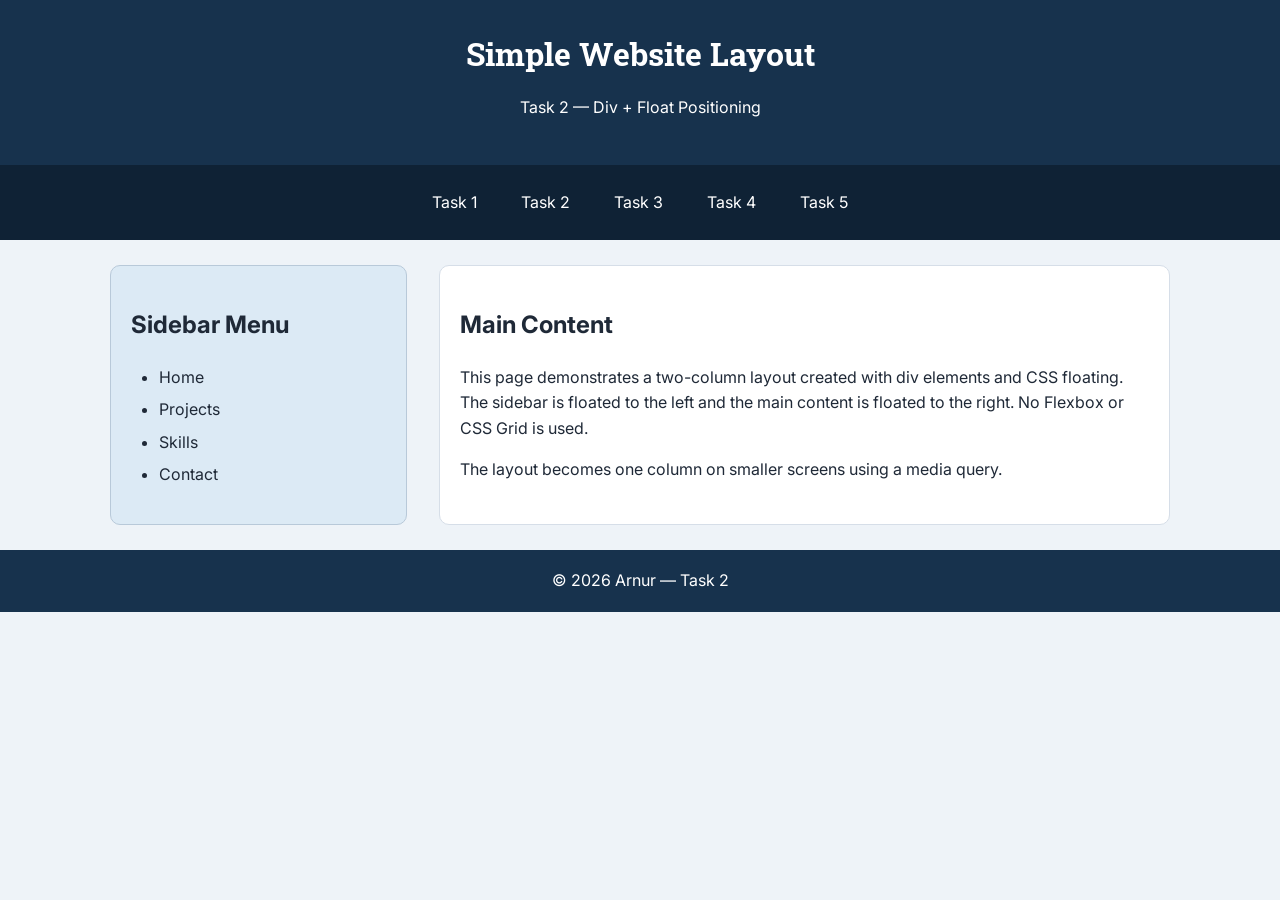
<file: task2.html>
<!DOCTYPE html>
<html lang="en">
<head>
    <meta charset="UTF-8">
    <meta name="viewport" content="width=device-width, initial-scale=1.0">
    <title>Task 2 - Float Layout</title>
    <link rel="stylesheet" href="styles.css">
</head>
<body>
<header>
    <h1>Simple Website Layout</h1>
    <p>Task 2 — Div + Float Positioning</p>
</header>

<nav class="navbar">
    <a href="index.html">Task 1</a>
    <a href="task2.html">Task 2</a>
    <a href="task3.html">Task 3</a>
    <a href="task4.html">Task 4</a>
    <a href="task5.html">Task 5</a>
</nav>

<div class="float-page">
    <div class="clearfix">
        <aside class="sidebar">
            <h2>Sidebar Menu</h2>
            <ul>
                <li>Home</li>
                <li>Projects</li>
                <li>Skills</li>
                <li>Contact</li>
            </ul>
        </aside>

        <div class="aside-content">
            <h2>Main Content</h2>
            <p>This page demonstrates a two-column layout created with div elements and CSS floating. The sidebar is floated to the left and the main content is floated to the right. No Flexbox or CSS Grid is used.</p>
            <p>The layout becomes one column on smaller screens using a media query.</p>
        </div>
    </div>
</div>

<footer>© 2026 Arnur — Task 2</footer>
</body>
</html>
</file>
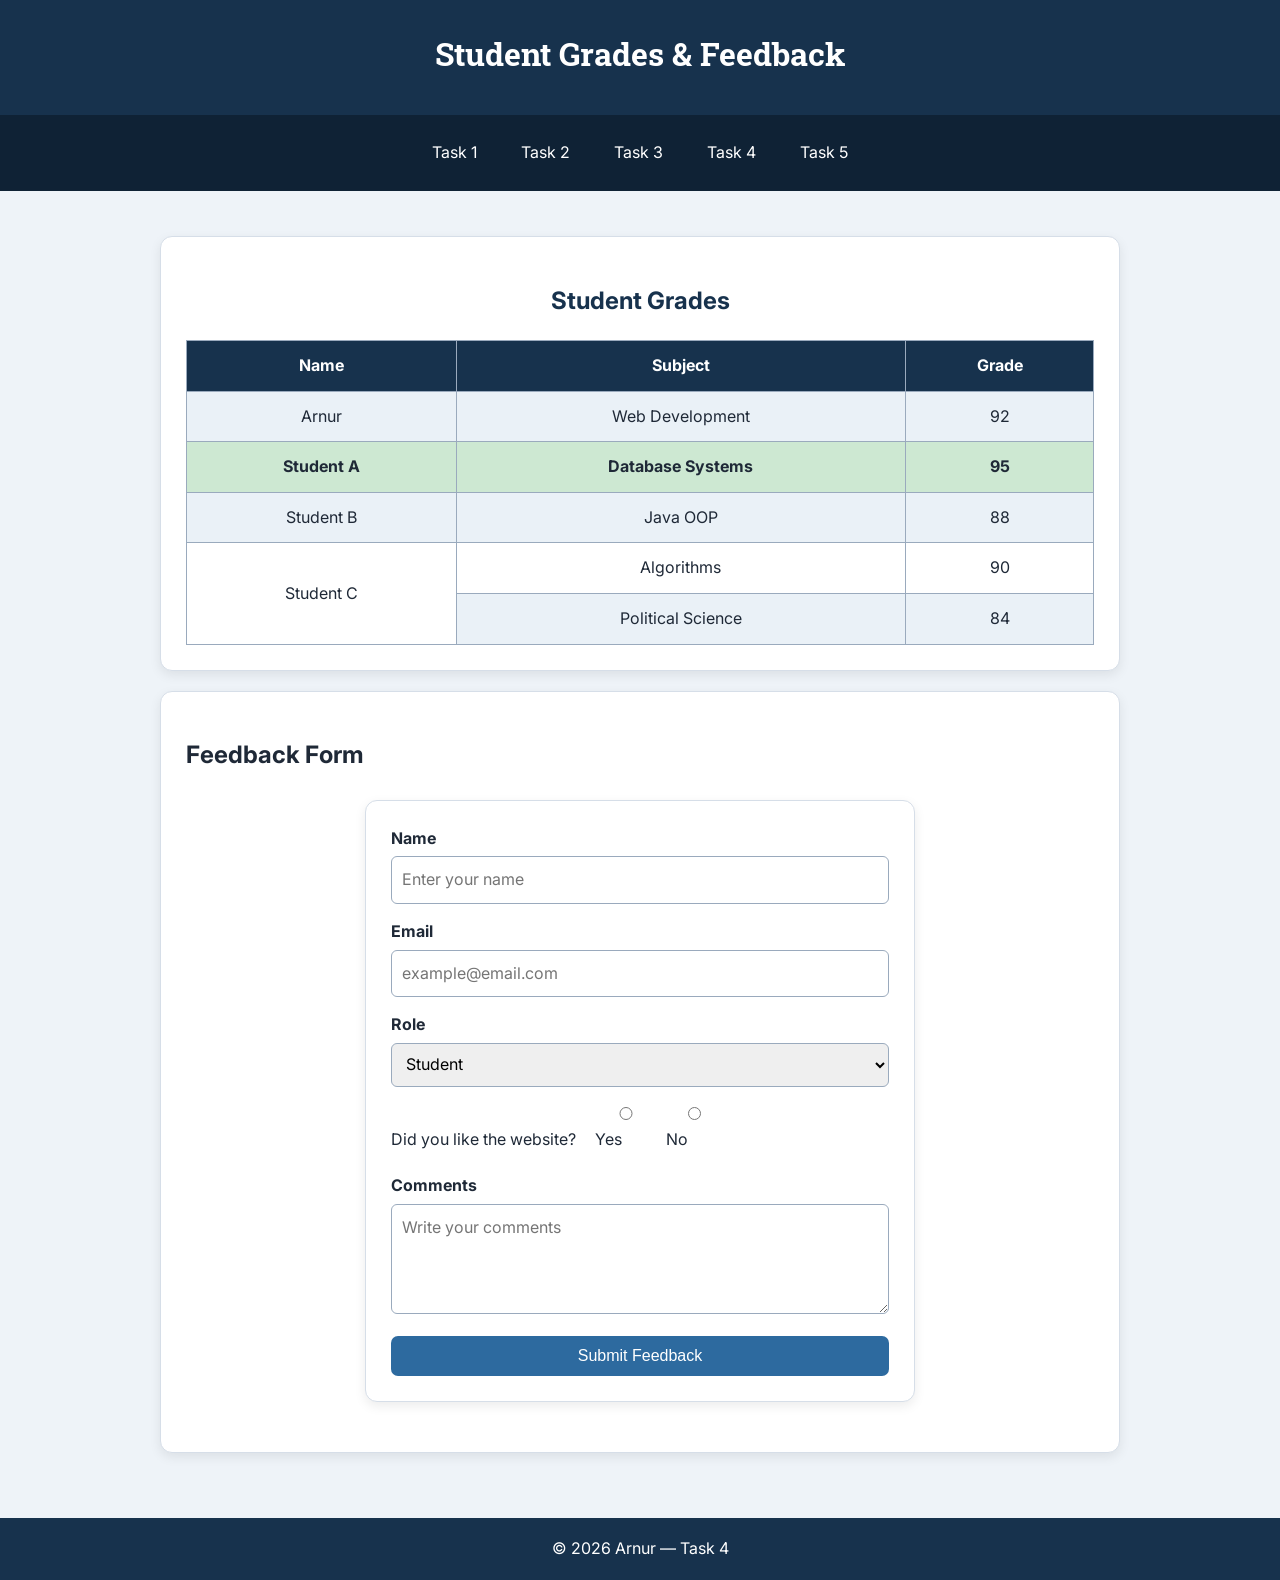
<file: task4.html>
<!DOCTYPE html>
<html lang="en">
<head>
    <meta charset="UTF-8">
    <meta name="viewport" content="width=device-width, initial-scale=1.0">
    <title>Task 4 - Table and Form</title>
    <link rel="stylesheet" href="styles.css">
</head>
<body>
<header>
    <h1>Student Grades & Feedback</h1>
</header>

<nav class="navbar">
    <a href="index.html">Task 1</a>
    <a href="task2.html">Task 2</a>
    <a href="task3.html">Task 3</a>
    <a href="task4.html">Task 4</a>
    <a href="task5.html">Task 5</a>
</nav>

<main class="content">
    <section class="card table-container">
        <h2 id="table-heading">Student Grades</h2>
        <table class="grades">
            <tr>
                <th>Name</th>
                <th>Subject</th>
                <th>Grade</th>
            </tr>
            <tr>
                <td>Arnur</td>
                <td>Web Development</td>
                <td>92</td>
            </tr>
            <tr class="highlight-row">
                <td>Student A</td>
                <td>Database Systems</td>
                <td>95</td>
            </tr>
            <tr>
                <td>Student B</td>
                <td>Java OOP</td>
                <td>88</td>
            </tr>
            <tr>
                <td rowspan="2">Student C</td>
                <td>Algorithms</td>
                <td>90</td>
            </tr>
            <tr>
                <td>Political Science</td>
                <td>84</td>
            </tr>
        </table>
    </section>

    <section class="card">
        <h2>Feedback Form</h2>
        <form class="form-box" action="#" method="post">
            <div class="form-group">
                <label for="name">Name</label>
                <input id="name" type="text" name="name" placeholder="Enter your name" required>
            </div>

            <div class="form-group">
                <label for="email">Email</label>
                <input id="email" type="email" name="email" placeholder="example@email.com" required>
            </div>

            <div class="form-group">
                <label for="role">Role</label>
                <select id="role" name="role">
                    <option>Student</option>
                    <option>Teacher</option>
                    <option>Other</option>
                </select>
            </div>

            <div class="form-group radio-group">
                <label>Did you like the website?</label>
                <label><input type="radio" name="answer" value="yes"> Yes</label>
                <label><input type="radio" name="answer" value="no"> No</label>
            </div>

            <div class="form-group">
                <label for="comments">Comments</label>
                <textarea id="comments" name="comments" placeholder="Write your comments"></textarea>
            </div>

            <button id="submit-button" class="submit-btn" type="submit">Submit Feedback</button>
        </form>
    </section>
</main>

<footer>© 2026 Arnur — Task 4</footer>
</body>
</html>
</file>
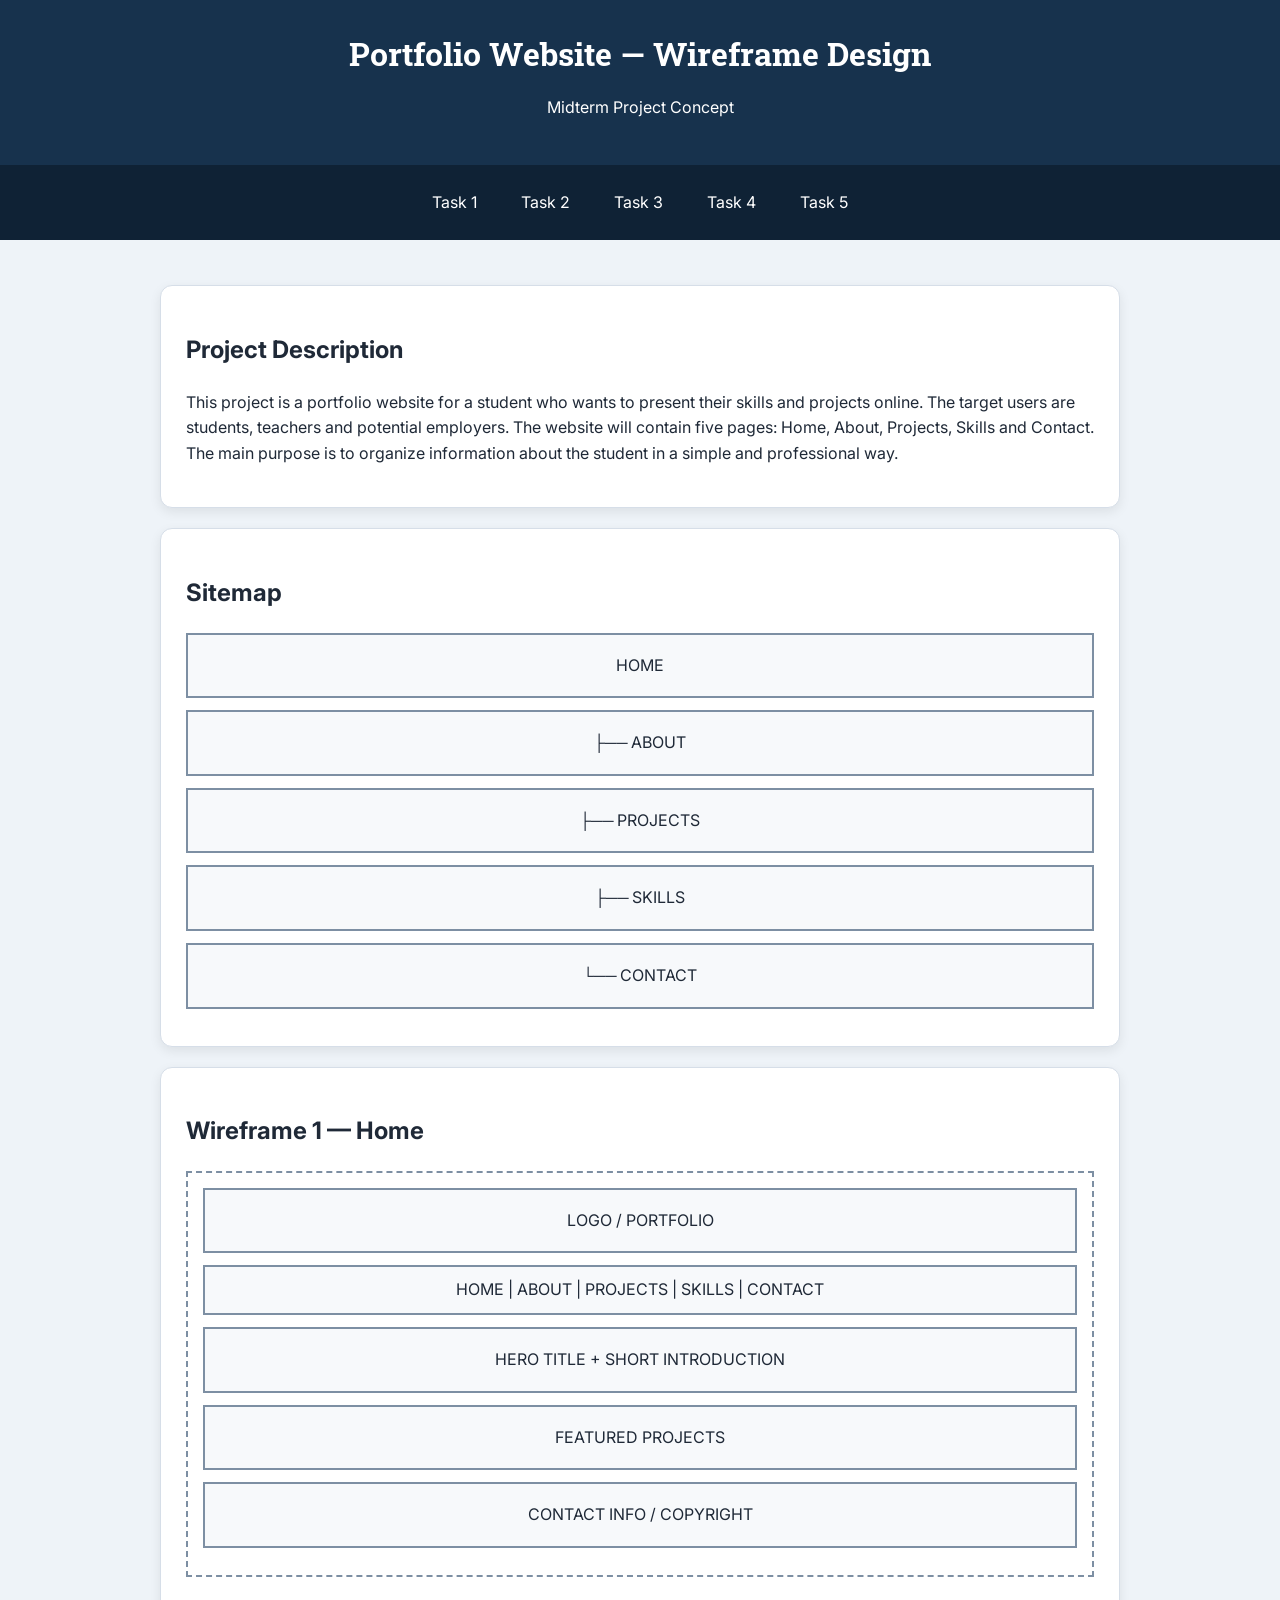
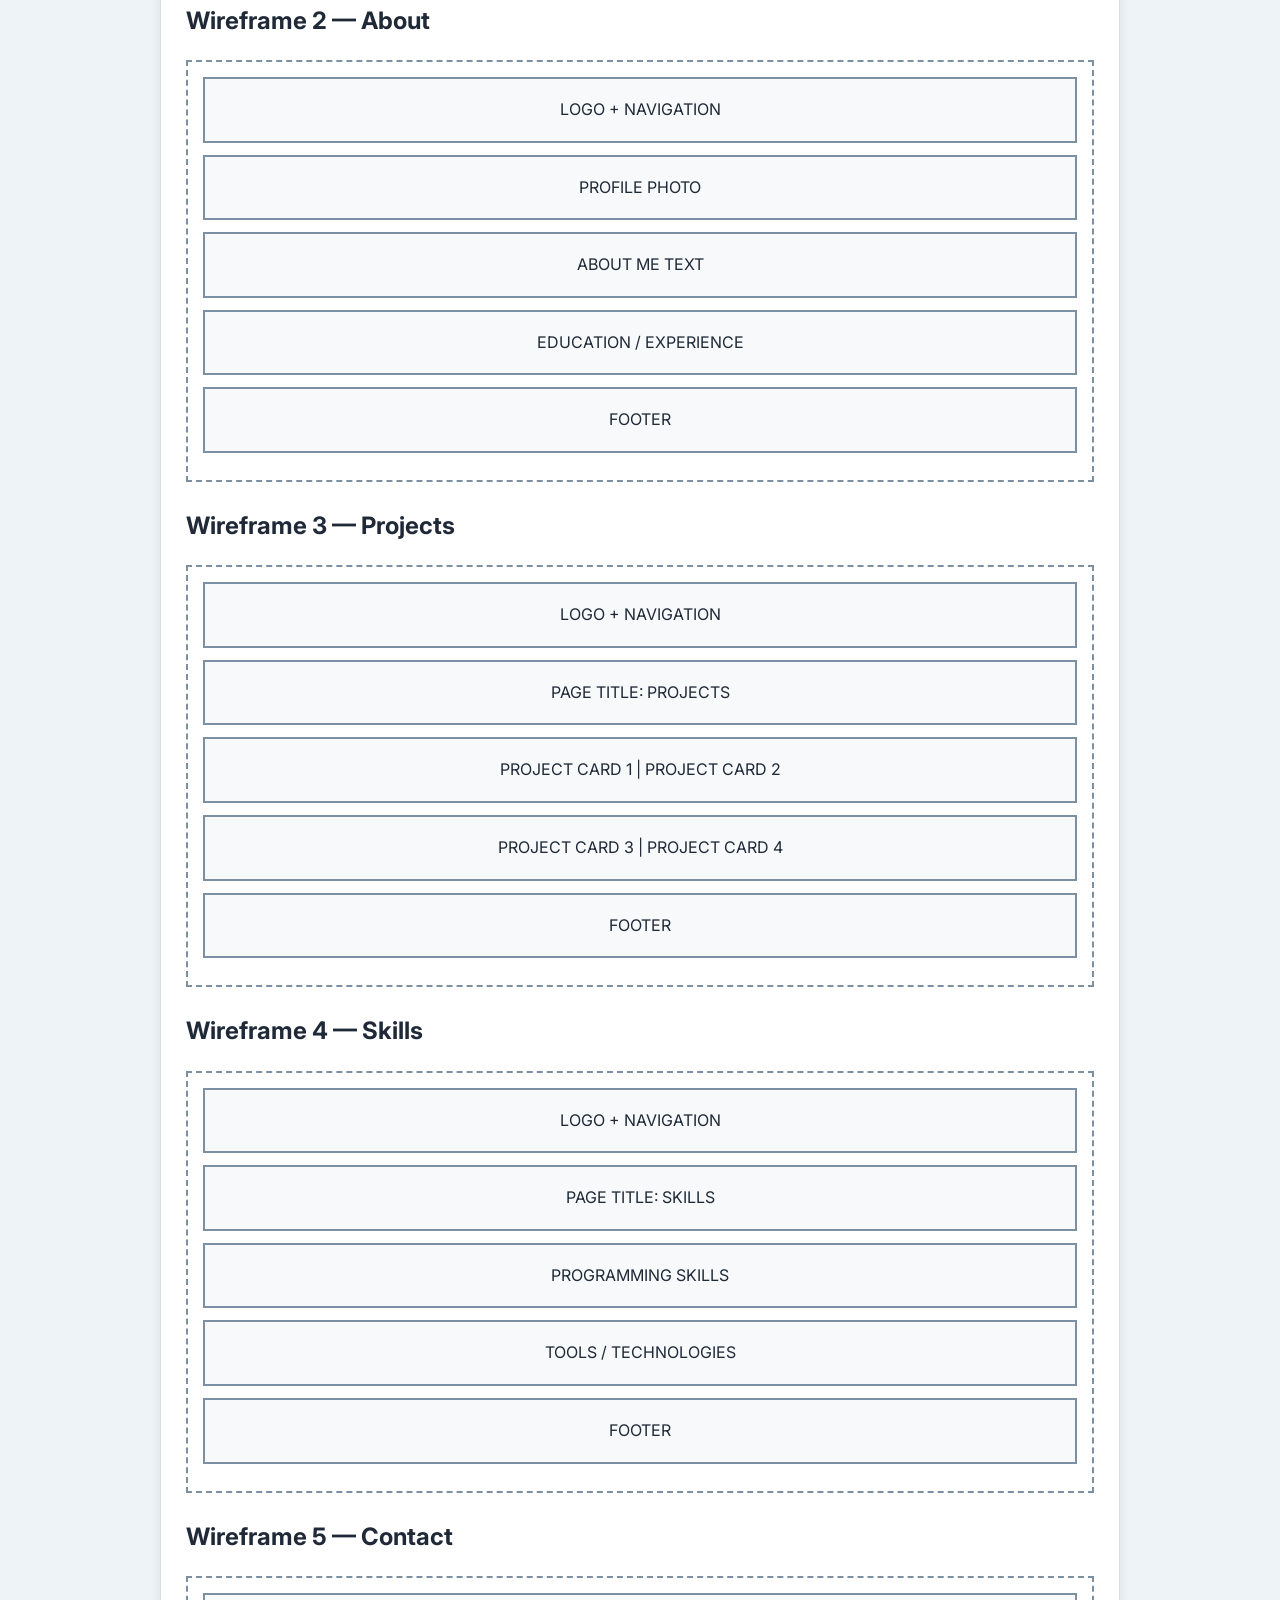
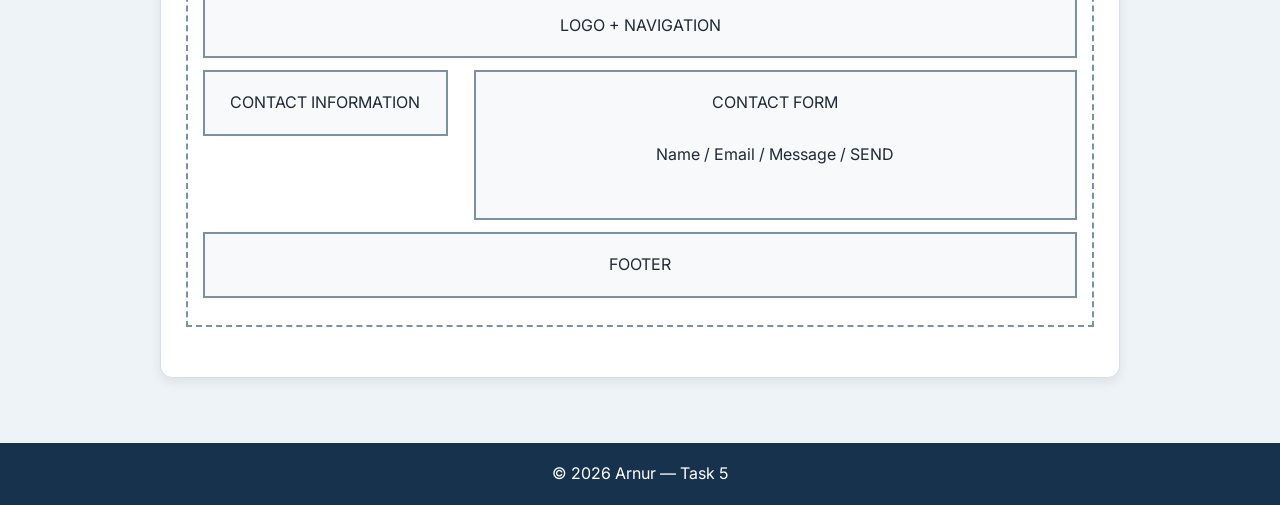
<file: task5.html>
<!DOCTYPE html>
<html lang="en">
<head>
    <meta charset="UTF-8">
    <meta name="viewport" content="width=device-width, initial-scale=1.0">
    <title>Task 5 - Portfolio Wireframe</title>
    <link rel="stylesheet" href="styles.css">
</head>
<body>
<header>
    <h1>Portfolio Website — Wireframe Design</h1>
    <p>Midterm Project Concept</p>
</header>

<nav class="navbar">
    <a href="index.html">Task 1</a>
    <a href="task2.html">Task 2</a>
    <a href="task3.html">Task 3</a>
    <a href="task4.html">Task 4</a>
    <a href="task5.html">Task 5</a>
</nav>

<main class="content">
    <section class="card">
        <h2>Project Description</h2>
        <p>This project is a portfolio website for a student who wants to present their skills and projects online. The target users are students, teachers and potential employers. The website will contain five pages: Home, About, Projects, Skills and Contact. The main purpose is to organize information about the student in a simple and professional way.</p>
    </section>

    <section class="card">
        <h2>Sitemap</h2>
        <div class="wire-block">HOME</div>
        <div class="wire-block">├── ABOUT</div>
        <div class="wire-block">├── PROJECTS</div>
        <div class="wire-block">├── SKILLS</div>
        <div class="wire-block">└── CONTACT</div>
    </section>

    <section class="card">
        <h2>Wireframe 1 — Home</h2>
        <div class="wireframe">
            <div class="wire-header">LOGO / PORTFOLIO</div>
            <div class="wire-nav">HOME | ABOUT | PROJECTS | SKILLS | CONTACT</div>
            <div class="wire-block">HERO TITLE + SHORT INTRODUCTION</div>
            <div class="wire-block">FEATURED PROJECTS</div>
            <div class="wire-footer">CONTACT INFO / COPYRIGHT</div>
        </div>

        <h2>Wireframe 2 — About</h2>
        <div class="wireframe">
            <div class="wire-header">LOGO + NAVIGATION</div>
            <div class="wire-block">PROFILE PHOTO</div>
            <div class="wire-block">ABOUT ME TEXT</div>
            <div class="wire-block">EDUCATION / EXPERIENCE</div>
            <div class="wire-footer">FOOTER</div>
        </div>

        <h2>Wireframe 3 — Projects</h2>
        <div class="wireframe">
            <div class="wire-header">LOGO + NAVIGATION</div>
            <div class="wire-block">PAGE TITLE: PROJECTS</div>
            <div class="wire-block">PROJECT CARD 1 | PROJECT CARD 2</div>
            <div class="wire-block">PROJECT CARD 3 | PROJECT CARD 4</div>
            <div class="wire-footer">FOOTER</div>
        </div>

        <h2>Wireframe 4 — Skills</h2>
        <div class="wireframe">
            <div class="wire-header">LOGO + NAVIGATION</div>
            <div class="wire-block">PAGE TITLE: SKILLS</div>
            <div class="wire-block">PROGRAMMING SKILLS</div>
            <div class="wire-block">TOOLS / TECHNOLOGIES</div>
            <div class="wire-footer">FOOTER</div>
        </div>

        <h2>Wireframe 5 — Contact</h2>
        <div class="wireframe">
            <div class="wire-header">LOGO + NAVIGATION</div>
            <div class="wire-two-column clearfix">
                <div class="wire-sidebar">CONTACT INFORMATION</div>
                <div class="wire-main">CONTACT FORM<br><br>Name / Email / Message / SEND</div>
            </div>
            <div class="wire-footer">FOOTER</div>
        </div>
    </section>
</main>

<footer>© 2026 Arnur — Task 5</footer>
</body>
</html>
</file>
<file: styles.css>
@import url('https://fonts.googleapis.com/css2?family=Inter:wght@400;600;700&family=Roboto+Slab:wght@500;700&display=swap');

* {
    box-sizing: border-box;
}

body {
    margin: 0;
    font-family: 'Inter', Arial, sans-serif;
    background: #eef3f8;
    color: #1f2937;
    line-height: 1.6;
}

header {
    background: #17324d;
    color: white;
    padding: 28px 20px;
    text-align: center;
}

header h1 {
    margin: 0 0 8px;
    font-family: 'Roboto Slab', serif;
}

.navbar {
    background: #0f2235;
    padding: 12px;
    text-align: center;
}

.navbar a {
    display: inline-block;
    color: white;
    text-decoration: none;
    margin: 5px 8px;
    padding: 8px 12px;
    border-radius: 6px;
}

.navbar a:hover {
    background: #2d6a9f;
}

.content {
    max-width: 1000px;
    margin: 25px auto;
    padding: 20px;
}

.card {
    background: white;
    border: 1px solid #d6dee8;
    border-radius: 12px;
    padding: 25px;
    margin-bottom: 20px;
    box-shadow: 0 4px 12px rgba(0, 0, 0, 0.08);
}

#page-title {
    color: #17324d;
    font-family: 'Roboto Slab', serif;
}

.profile-card {
    max-width: 650px;
    margin: 20px auto;
    text-align: center;
    background: white;
    border: 2px solid #b8c9d9;
    border-radius: 14px;
    padding: 25px;
}

.profile-card img,
.tribute-image {
    max-width: 100%;
    width: 260px;
    border-radius: 50%;
    border: 4px solid #2d6a9f;
    box-shadow: 0 5px 15px rgba(0,0,0,0.15);
}

.btn {
    display: inline-block;
    background: #2d6a9f;
    color: white;
    text-decoration: none;
    padding: 10px 18px;
    border-radius: 7px;
    margin: 8px 4px;
}

.btn:hover {
    background: #17324d;
}

ul, ol {
    padding-left: 28px;
}

li {
    margin-bottom: 7px;
}

footer {
    clear: both;
    background: #17324d;
    color: white;
    text-align: center;
    padding: 18px;
    margin-top: 25px;
}

/* Task 2: float layout */
.float-page {
    max-width: 1100px;
    margin: 25px auto;
    padding: 0 20px;
}

.sidebar {
    float: left;
    width: 28%;
    background: #dceaf5;
    padding: 20px;
    border: 1px solid #b8c9d9;
    border-radius: 10px;
}

.aside-content {
    float: right;
    width: 69%;
    background: white;
    padding: 20px;
    border: 1px solid #d6dee8;
    border-radius: 10px;
    min-height: 260px;
}

.clearfix::after {
    content: "";
    display: table;
    clear: both;
}

.table-container {
    overflow-x: auto;
}

.grades {
    width: 100%;
    border-collapse: collapse;
    background: white;
}

.grades th,
.grades td {
    border: 1px solid #9aaabd;
    padding: 12px;
    text-align: center;
}

.grades th {
    background: #17324d;
    color: white;
}

.grades tr:nth-child(even) {
    background: #eaf1f7;
}

.grades .highlight-row {
    background: #cde8d2;
    font-weight: 700;
}

#table-heading {
    text-align: center;
    color: #17324d;
}

.form-box {
    width: 100%;
    max-width: 550px;
    margin: 25px auto;
    background: white;
    padding: 25px;
    border-radius: 12px;
    border: 1px solid #d6dee8;
    box-shadow: 0 4px 12px rgba(0,0,0,0.08);
}

.form-group {
    margin-bottom: 15px;
}

.form-group label {
    display: block;
    font-weight: 700;
    margin-bottom: 5px;
}

.form-group input,
.form-group select,
.form-group textarea {
    width: 100%;
    padding: 10px;
    border: 1px solid #9aaabd;
    border-radius: 6px;
    font: inherit;
}

.form-group textarea {
    min-height: 110px;
    resize: vertical;
}

.radio-group label {
    display: inline-block;
    font-weight: 400;
    margin-right: 15px;
}

.submit-btn {
    width: 100%;
    padding: 11px;
    border: 0;
    border-radius: 7px;
    background: #2d6a9f;
    color: white;
    font-size: 16px;
    cursor: pointer;
}

.submit-btn:hover {
    background: #17324d;
}

.wireframe {
    background: white;
    border: 2px dashed #7d8fa3;
    padding: 15px;
    margin-bottom: 25px;
}

.wire-header,
.wire-footer,
.wire-block,
.wire-nav,
.wire-sidebar,
.wire-main {
    border: 2px solid #7d8fa3;
    padding: 18px;
    margin-bottom: 12px;
    text-align: center;
    background: #f7f9fb;
}

.wire-nav {
    padding: 10px;
}

.wire-two-column {
    overflow: hidden;
}

.wire-sidebar {
    float: left;
    width: 28%;
}

.wire-main {
    float: right;
    width: 69%;
    min-height: 150px;
}

@media (max-width: 700px) {
    .sidebar,
    .aside-content,
    .wire-sidebar,
    .wire-main {
        float: none;
        width: 100%;
        margin-bottom: 15px;
    }

    .navbar a {
        display: block;
        margin: 3px 0;
    }

    .content {
        padding: 12px;
    }
}
</file>
